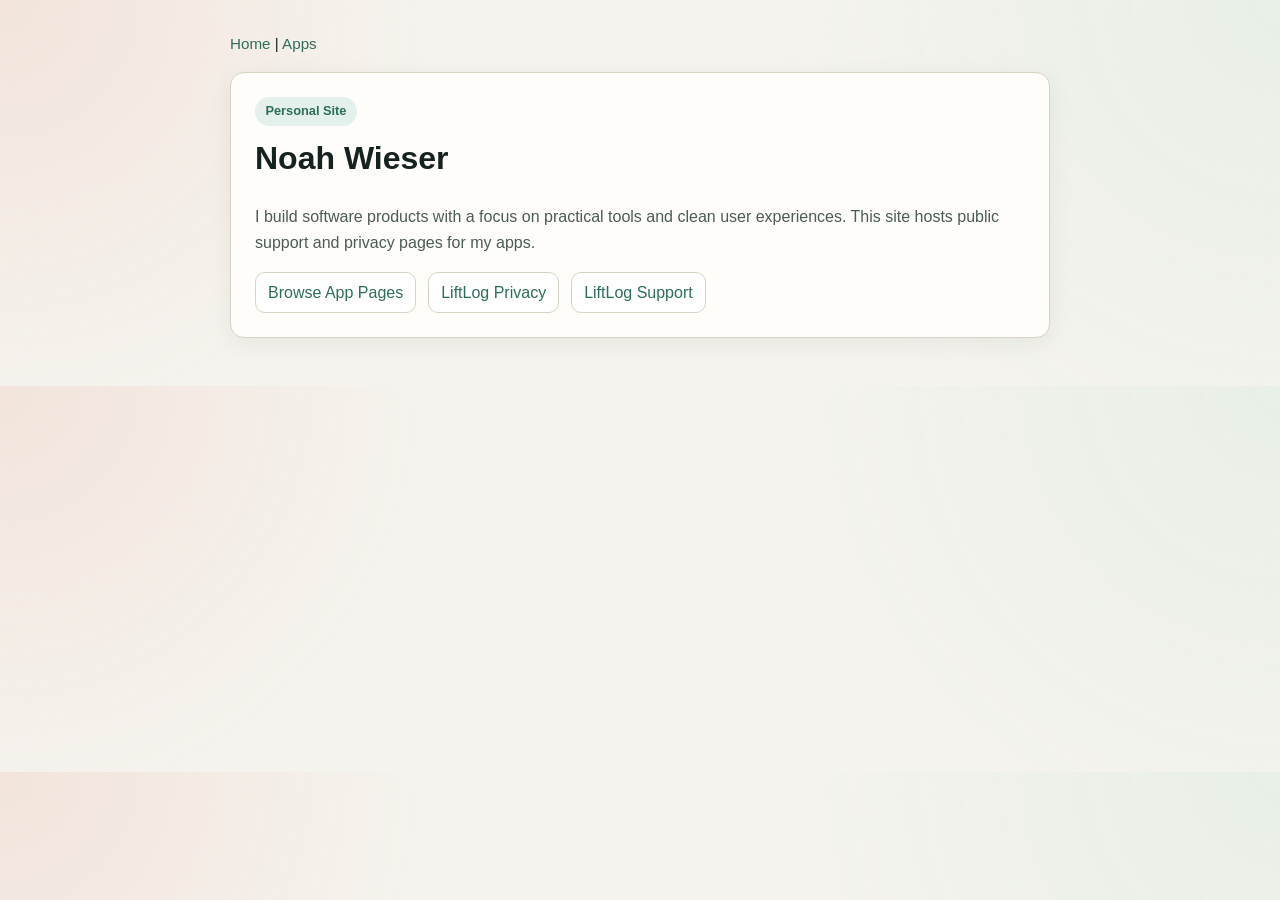
<file: index.html>
<!doctype html>
<html lang="en">
  <head>
    <meta charset="utf-8">
    <meta name="viewport" content="width=device-width, initial-scale=1">
    <title>Noah Wieser</title>
    <meta name="description" content="Personal website and app legal pages for Noah Wieser.">
    <link rel="stylesheet" href="/assets/site.css">
  </head>
  <body>
    <main class="container">
      <nav>
        <a href="/">Home</a> | <a href="/apps/">Apps</a>
      </nav>
      <section class="card">
        <span class="badge">Personal Site</span>
        <h1>Noah Wieser</h1>
        <p>
          I build software products with a focus on practical tools and clean user experiences.
          This site hosts public support and privacy pages for my apps.
        </p>
        <div class="app-links">
          <a href="/apps/">Browse App Pages</a>
          <a href="/apps/liftlog/privacy.html">LiftLog Privacy</a>
          <a href="/apps/liftlog/support.html">LiftLog Support</a>
        </div>
      </section>
    </main>
  </body>
</html>
</file>
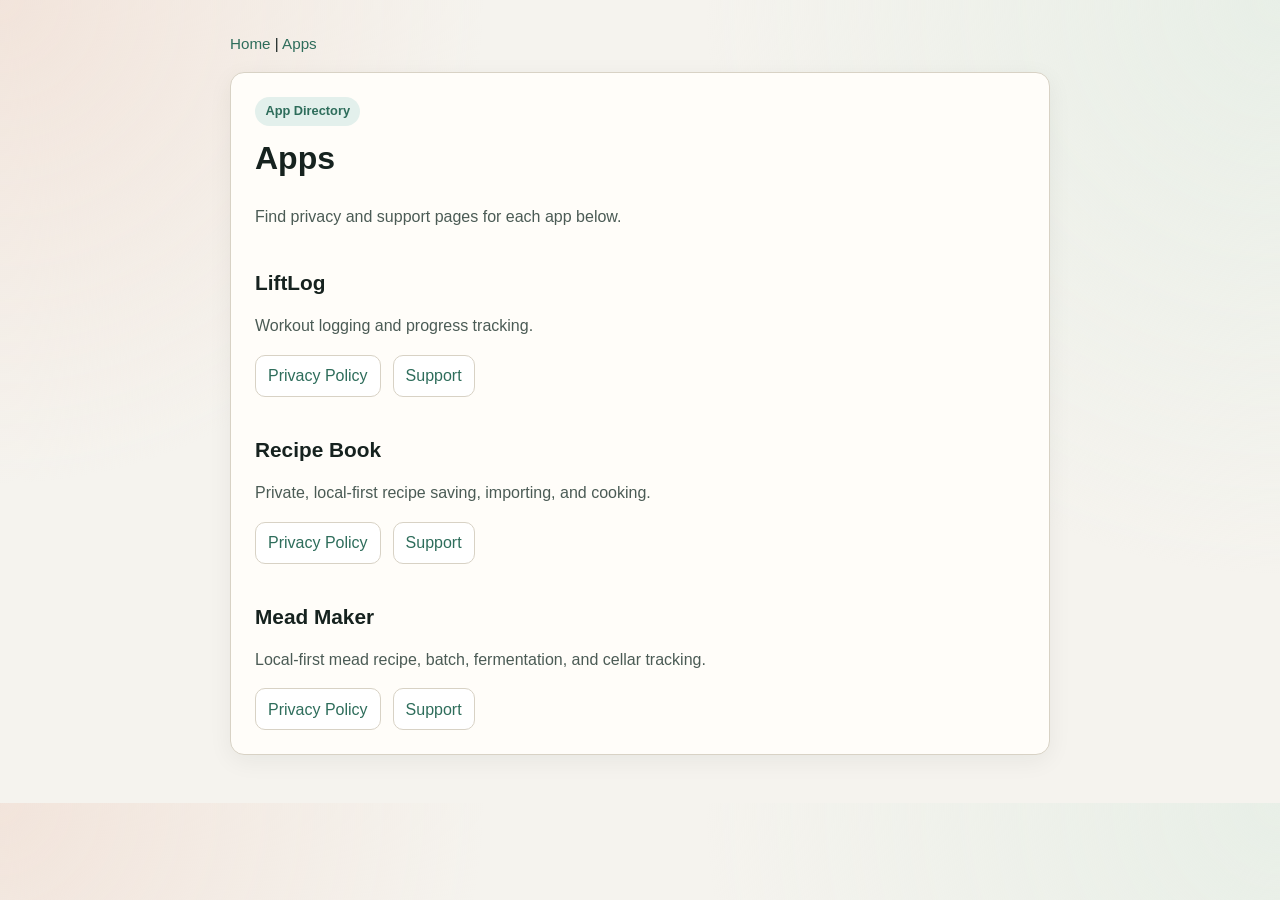
<file: apps/index.html>
<!doctype html>
<html lang="en">
  <head>
    <meta charset="utf-8">
    <meta name="viewport" content="width=device-width, initial-scale=1">
    <title>Apps | Noah Wieser</title>
    <meta name="description" content="Public support and legal pages for Noah Wieser apps.">
    <link rel="stylesheet" href="/assets/site.css">
  </head>
  <body>
    <main class="container">
      <nav>
        <a href="/">Home</a> | <a href="/apps/">Apps</a>
      </nav>

      <section class="card">
        <span class="badge">App Directory</span>
        <h1>Apps</h1>
        <p>Find privacy and support pages for each app below.</p>

        <div class="grid">
          <article>
            <h2>LiftLog</h2>
            <p>Workout logging and progress tracking.</p>
            <div class="app-links">
              <a href="/apps/liftlog/privacy.html">Privacy Policy</a>
              <a href="/apps/liftlog/support.html">Support</a>
            </div>
          </article>

          <article>
            <h2>Recipe Book</h2>
            <p>Private, local-first recipe saving, importing, and cooking.</p>
            <div class="app-links">
              <a href="/apps/recipe-book/privacy.html">Privacy Policy</a>
              <a href="/apps/recipe-book/support.html">Support</a>
            </div>
          </article>

          <article>
            <h2>Mead Maker</h2>
            <p>Local-first mead recipe, batch, fermentation, and cellar tracking.</p>
            <div class="app-links">
              <a href="/apps/mead-maker/privacy.html">Privacy Policy</a>
              <a href="/apps/mead-maker/support.html">Support</a>
            </div>
          </article>
        </div>
      </section>
    </main>
  </body>
</html>
</file>
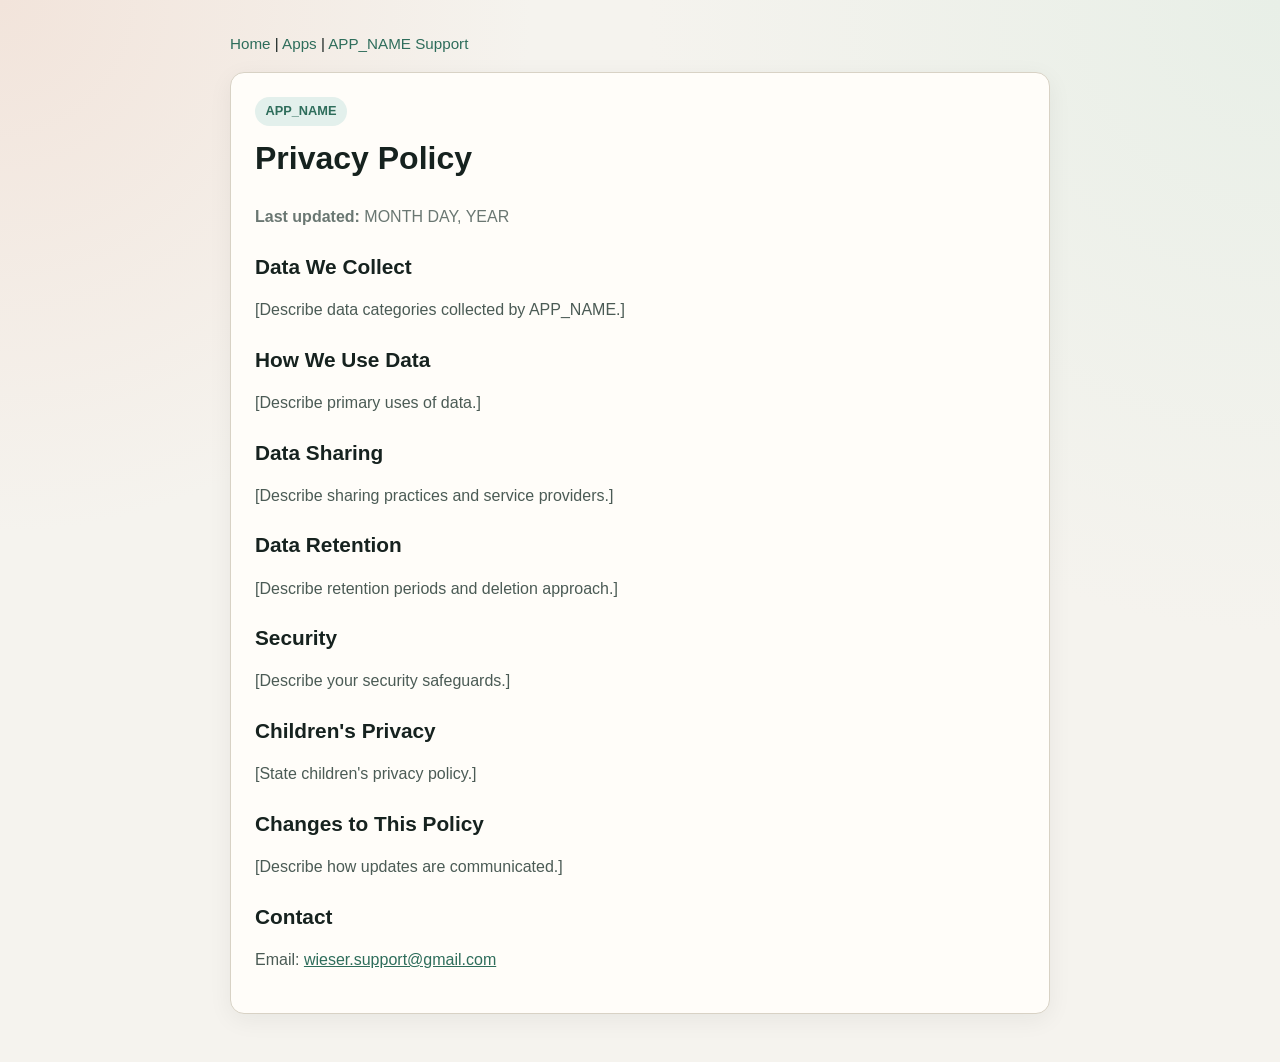
<file: apps/_template/privacy.html>
<!doctype html>
<html lang="en">
  <head>
    <meta charset="utf-8">
    <meta name="viewport" content="width=device-width, initial-scale=1">
    <title>APP_NAME Privacy Policy</title>
    <meta name="description" content="Privacy policy for APP_NAME.">
    <link rel="stylesheet" href="/assets/site.css">
  </head>
  <body>
    <main class="container">
      <nav>
        <a href="/">Home</a> | <a href="/apps/">Apps</a> | <a href="/apps/APP_SLUG/support.html">APP_NAME Support</a>
      </nav>

      <section class="card">
        <span class="badge">APP_NAME</span>
        <h1>Privacy Policy</h1>
        <p class="meta"><strong>Last updated:</strong> MONTH DAY, YEAR</p>

        <h2>Data We Collect</h2>
        <p>[Describe data categories collected by APP_NAME.]</p>

        <h2>How We Use Data</h2>
        <p>[Describe primary uses of data.]</p>

        <h2>Data Sharing</h2>
        <p>[Describe sharing practices and service providers.]</p>

        <h2>Data Retention</h2>
        <p>[Describe retention periods and deletion approach.]</p>

        <h2>Security</h2>
        <p>[Describe your security safeguards.]</p>

        <h2>Children's Privacy</h2>
        <p>[State children's privacy policy.]</p>

        <h2>Changes to This Policy</h2>
        <p>[Describe how updates are communicated.]</p>

        <h2>Contact</h2>
        <p>Email: <a href="mailto:wieser.support@gmail.com">wieser.support@gmail.com</a></p>
      </section>
    </main>
  </body>
</html>
</file>
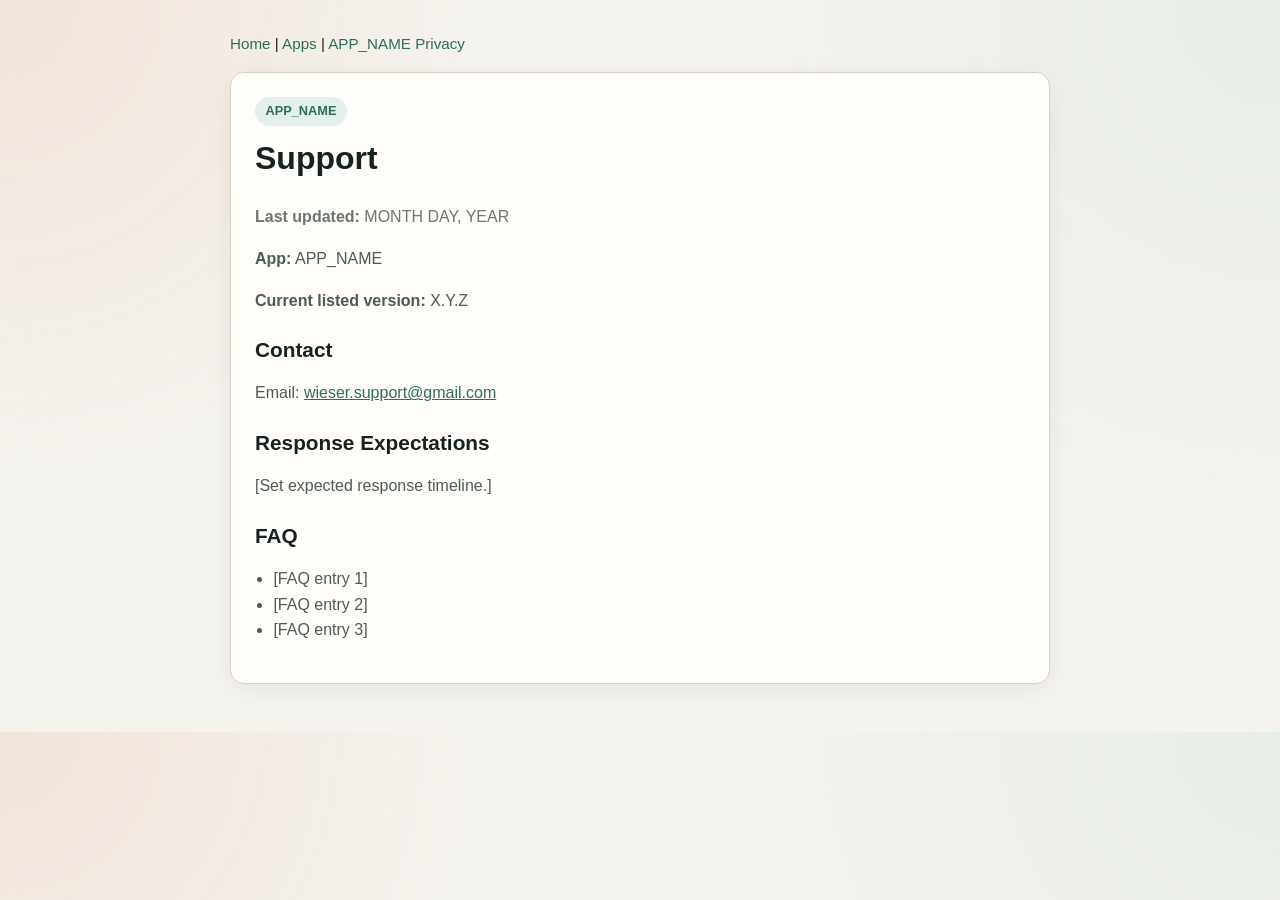
<file: apps/_template/support.html>
<!doctype html>
<html lang="en">
  <head>
    <meta charset="utf-8">
    <meta name="viewport" content="width=device-width, initial-scale=1">
    <title>APP_NAME Support</title>
    <meta name="description" content="Support page for APP_NAME.">
    <link rel="stylesheet" href="/assets/site.css">
  </head>
  <body>
    <main class="container">
      <nav>
        <a href="/">Home</a> | <a href="/apps/">Apps</a> | <a href="/apps/APP_SLUG/privacy.html">APP_NAME Privacy</a>
      </nav>

      <section class="card">
        <span class="badge">APP_NAME</span>
        <h1>Support</h1>
        <p class="meta"><strong>Last updated:</strong> MONTH DAY, YEAR</p>
        <p><strong>App:</strong> APP_NAME</p>
        <p><strong>Current listed version:</strong> X.Y.Z</p>

        <h2>Contact</h2>
        <p>Email: <a href="mailto:wieser.support@gmail.com">wieser.support@gmail.com</a></p>

        <h2>Response Expectations</h2>
        <p>[Set expected response timeline.]</p>

        <h2>FAQ</h2>
        <ul>
          <li>[FAQ entry 1]</li>
          <li>[FAQ entry 2]</li>
          <li>[FAQ entry 3]</li>
        </ul>
      </section>
    </main>
  </body>
</html>
</file>
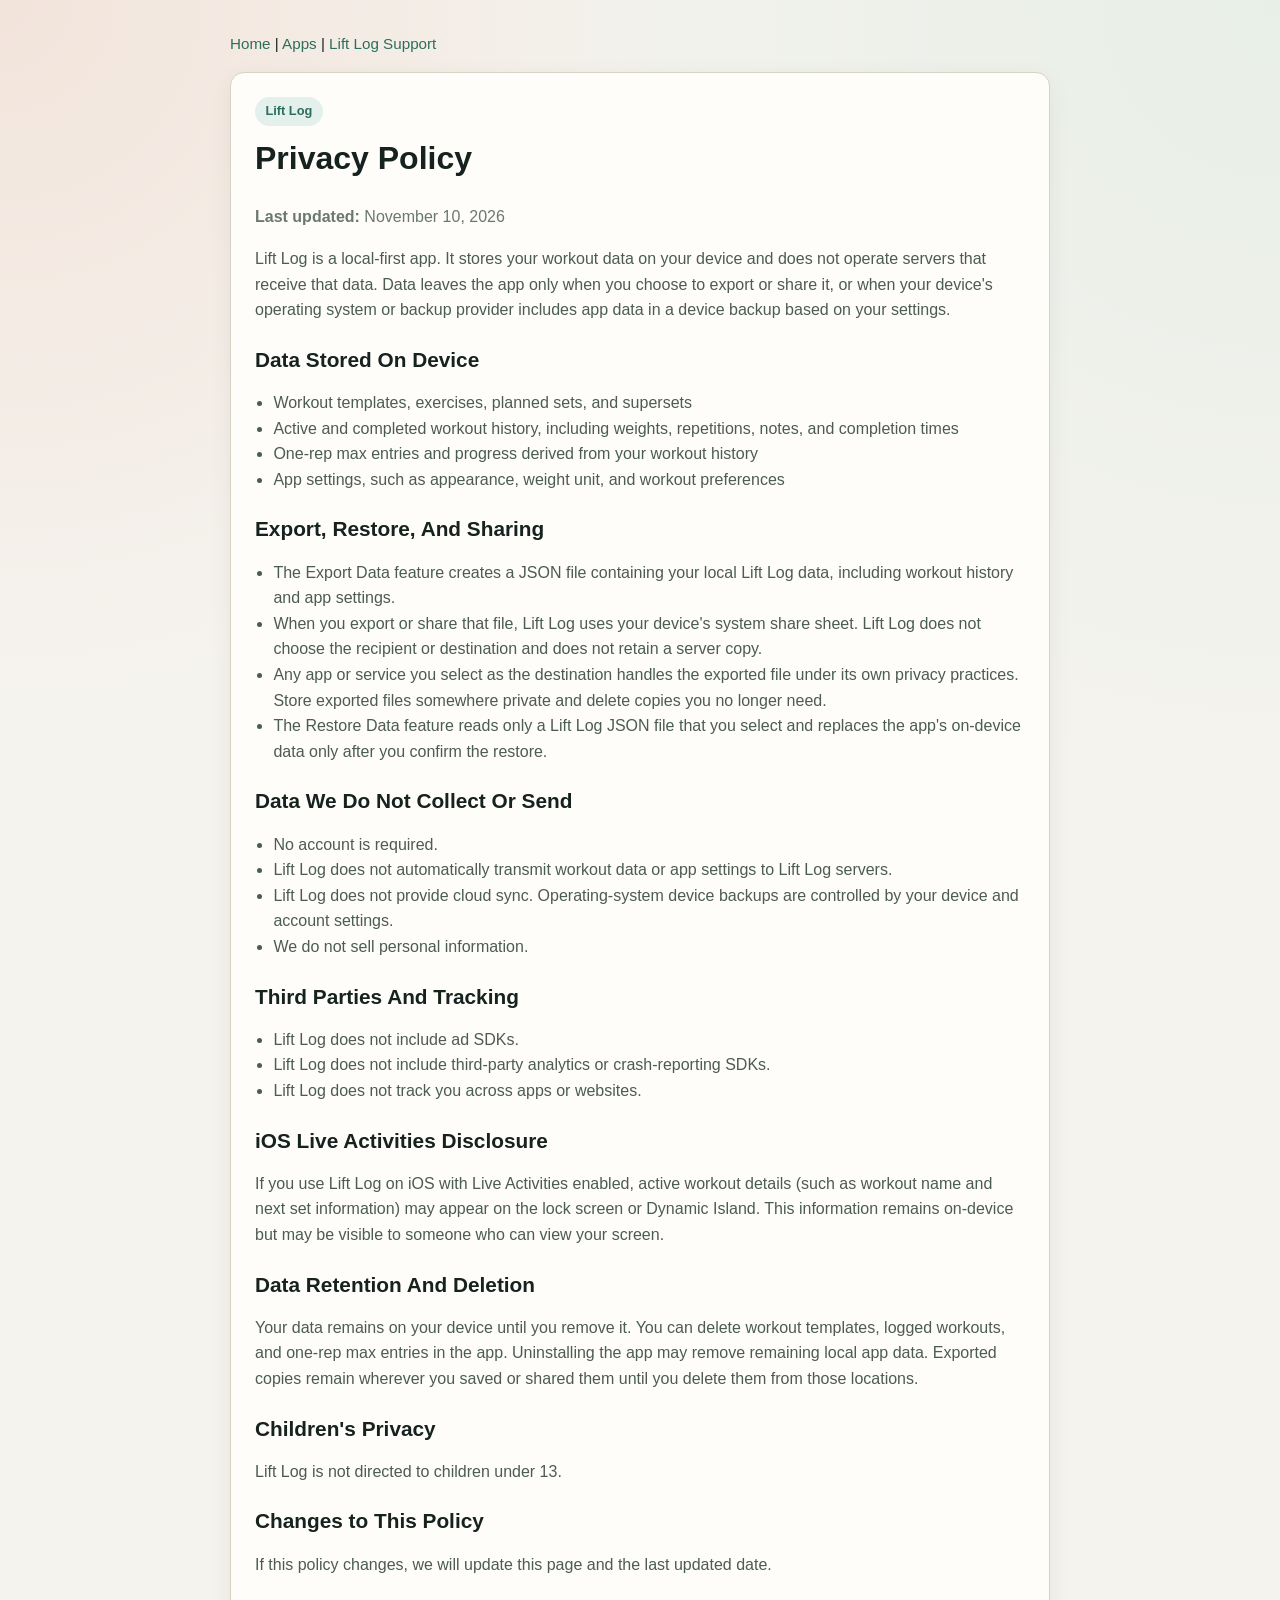
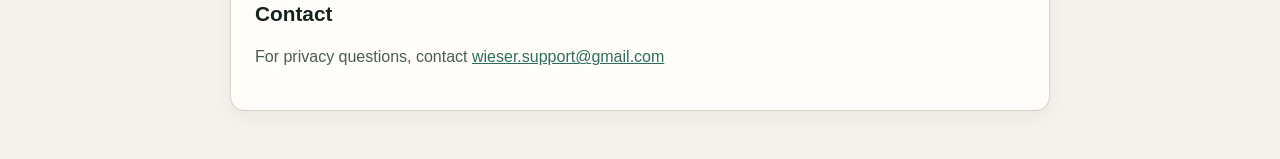
<file: apps/liftlog/privacy.html>
<!doctype html>
<html lang="en">
  <head>
    <meta charset="utf-8">
    <meta name="viewport" content="width=device-width, initial-scale=1">
    <title>Lift Log Privacy Policy</title>
    <meta name="description" content="Privacy policy for Lift Log.">
    <link rel="stylesheet" href="/assets/site.css">
  </head>
  <body>
    <main class="container">
      <nav>
        <a href="/">Home</a> | <a href="/apps/">Apps</a> | <a href="/apps/liftlog/support.html">Lift Log Support</a>
      </nav>

      <section class="card">
        <span class="badge">Lift Log</span>
        <h1>Privacy Policy</h1>
        <p class="meta"><strong>Last updated:</strong> November 10, 2026</p>

        <p>
          Lift Log is a local-first app. It stores your workout data on your device and does not operate servers that
          receive that data. Data leaves the app only when you choose to export or share it, or when your device's
          operating system or backup provider includes app data in a device backup based on your settings.
        </p>

        <h2>Data Stored On Device</h2>
        <ul>
          <li>Workout templates, exercises, planned sets, and supersets</li>
          <li>Active and completed workout history, including weights, repetitions, notes, and completion times</li>
          <li>One-rep max entries and progress derived from your workout history</li>
          <li>App settings, such as appearance, weight unit, and workout preferences</li>
        </ul>

        <h2>Export, Restore, And Sharing</h2>
        <ul>
          <li>
            The Export Data feature creates a JSON file containing your local Lift Log data, including workout history
            and app settings.
          </li>
          <li>
            When you export or share that file, Lift Log uses your device's system share sheet. Lift Log does not choose
            the recipient or destination and does not retain a server copy.
          </li>
          <li>
            Any app or service you select as the destination handles the exported file under its own privacy practices.
            Store exported files somewhere private and delete copies you no longer need.
          </li>
          <li>
            The Restore Data feature reads only a Lift Log JSON file that you select and replaces the app's on-device
            data only after you confirm the restore.
          </li>
        </ul>

        <h2>Data We Do Not Collect Or Send</h2>
        <ul>
          <li>No account is required.</li>
          <li>Lift Log does not automatically transmit workout data or app settings to Lift Log servers.</li>
          <li>Lift Log does not provide cloud sync. Operating-system device backups are controlled by your device and account settings.</li>
          <li>We do not sell personal information.</li>
        </ul>

        <h2>Third Parties And Tracking</h2>
        <ul>
          <li>Lift Log does not include ad SDKs.</li>
          <li>Lift Log does not include third-party analytics or crash-reporting SDKs.</li>
          <li>Lift Log does not track you across apps or websites.</li>
        </ul>

        <h2>iOS Live Activities Disclosure</h2>
        <p>
          If you use Lift Log on iOS with Live Activities enabled, active workout details (such as workout name and next set
          information) may appear on the lock screen or Dynamic Island. This information remains on-device but may be visible
          to someone who can view your screen.
        </p>

        <h2>Data Retention And Deletion</h2>
        <p>
          Your data remains on your device until you remove it. You can delete workout templates, logged workouts, and
          one-rep max entries in the app. Uninstalling the app may remove remaining local app data. Exported copies remain
          wherever you saved or shared them until you delete them from those locations.
        </p>

        <h2>Children's Privacy</h2>
        <p>Lift Log is not directed to children under 13.</p>

        <h2>Changes to This Policy</h2>
        <p>If this policy changes, we will update this page and the last updated date.</p>

        <h2>Contact</h2>
        <p>
          For privacy questions, contact
          <a href="mailto:wieser.support@gmail.com">wieser.support@gmail.com</a>
        </p>
      </section>
    </main>
  </body>
</html>
</file>
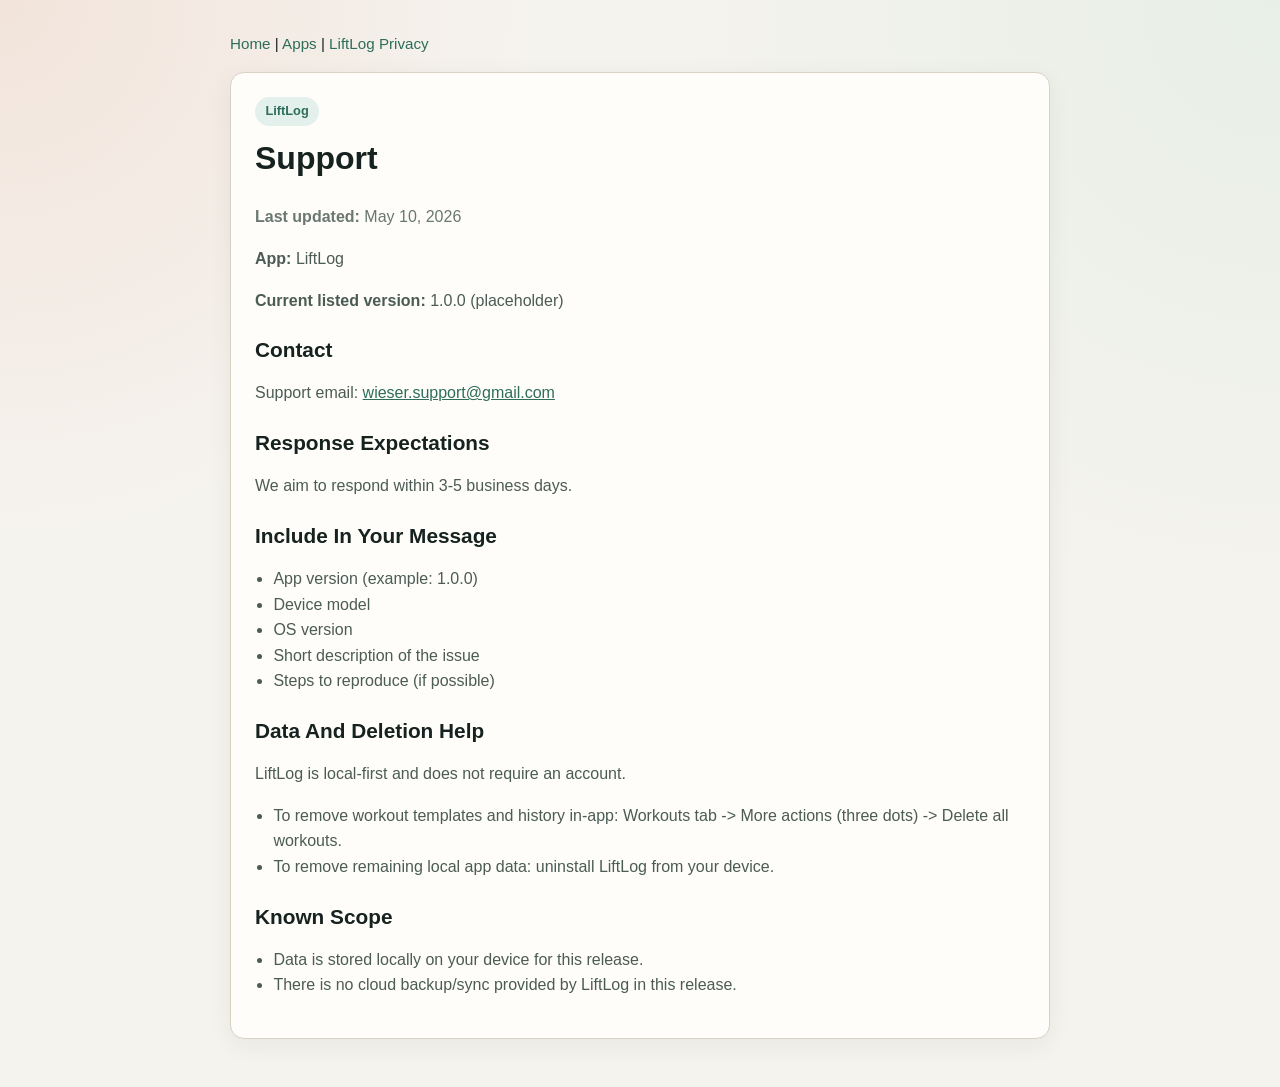
<file: apps/liftlog/support.html>
<!doctype html>
<html lang="en">
  <head>
    <meta charset="utf-8">
    <meta name="viewport" content="width=device-width, initial-scale=1">
    <title>LiftLog Support</title>
    <meta name="description" content="Support page for LiftLog.">
    <link rel="stylesheet" href="/assets/site.css">
  </head>
  <body>
    <main class="container">
      <nav>
        <a href="/">Home</a> | <a href="/apps/">Apps</a> | <a href="/apps/liftlog/privacy.html">LiftLog Privacy</a>
      </nav>

      <section class="card">
        <span class="badge">LiftLog</span>
        <h1>Support</h1>
        <p class="meta"><strong>Last updated:</strong> May 10, 2026</p>
        <p><strong>App:</strong> LiftLog</p>
        <p><strong>Current listed version:</strong> 1.0.0 (placeholder)</p>

        <h2>Contact</h2>
        <p>
          Support email: <a href="mailto:wieser.support@gmail.com">wieser.support@gmail.com</a>
        </p>

        <h2>Response Expectations</h2>
        <p>We aim to respond within 3-5 business days.</p>

        <h2>Include In Your Message</h2>
        <ul>
          <li>App version (example: 1.0.0)</li>
          <li>Device model</li>
          <li>OS version</li>
          <li>Short description of the issue</li>
          <li>Steps to reproduce (if possible)</li>
        </ul>

        <h2>Data And Deletion Help</h2>
        <p>LiftLog is local-first and does not require an account.</p>
        <ul>
          <li>To remove workout templates and history in-app: Workouts tab -> More actions (three dots) -> Delete all workouts.</li>
          <li>To remove remaining local app data: uninstall LiftLog from your device.</li>
        </ul>

        <h2>Known Scope</h2>
        <ul>
          <li>Data is stored locally on your device for this release.</li>
          <li>There is no cloud backup/sync provided by LiftLog in this release.</li>
        </ul>
      </section>
    </main>
  </body>
</html>
</file>
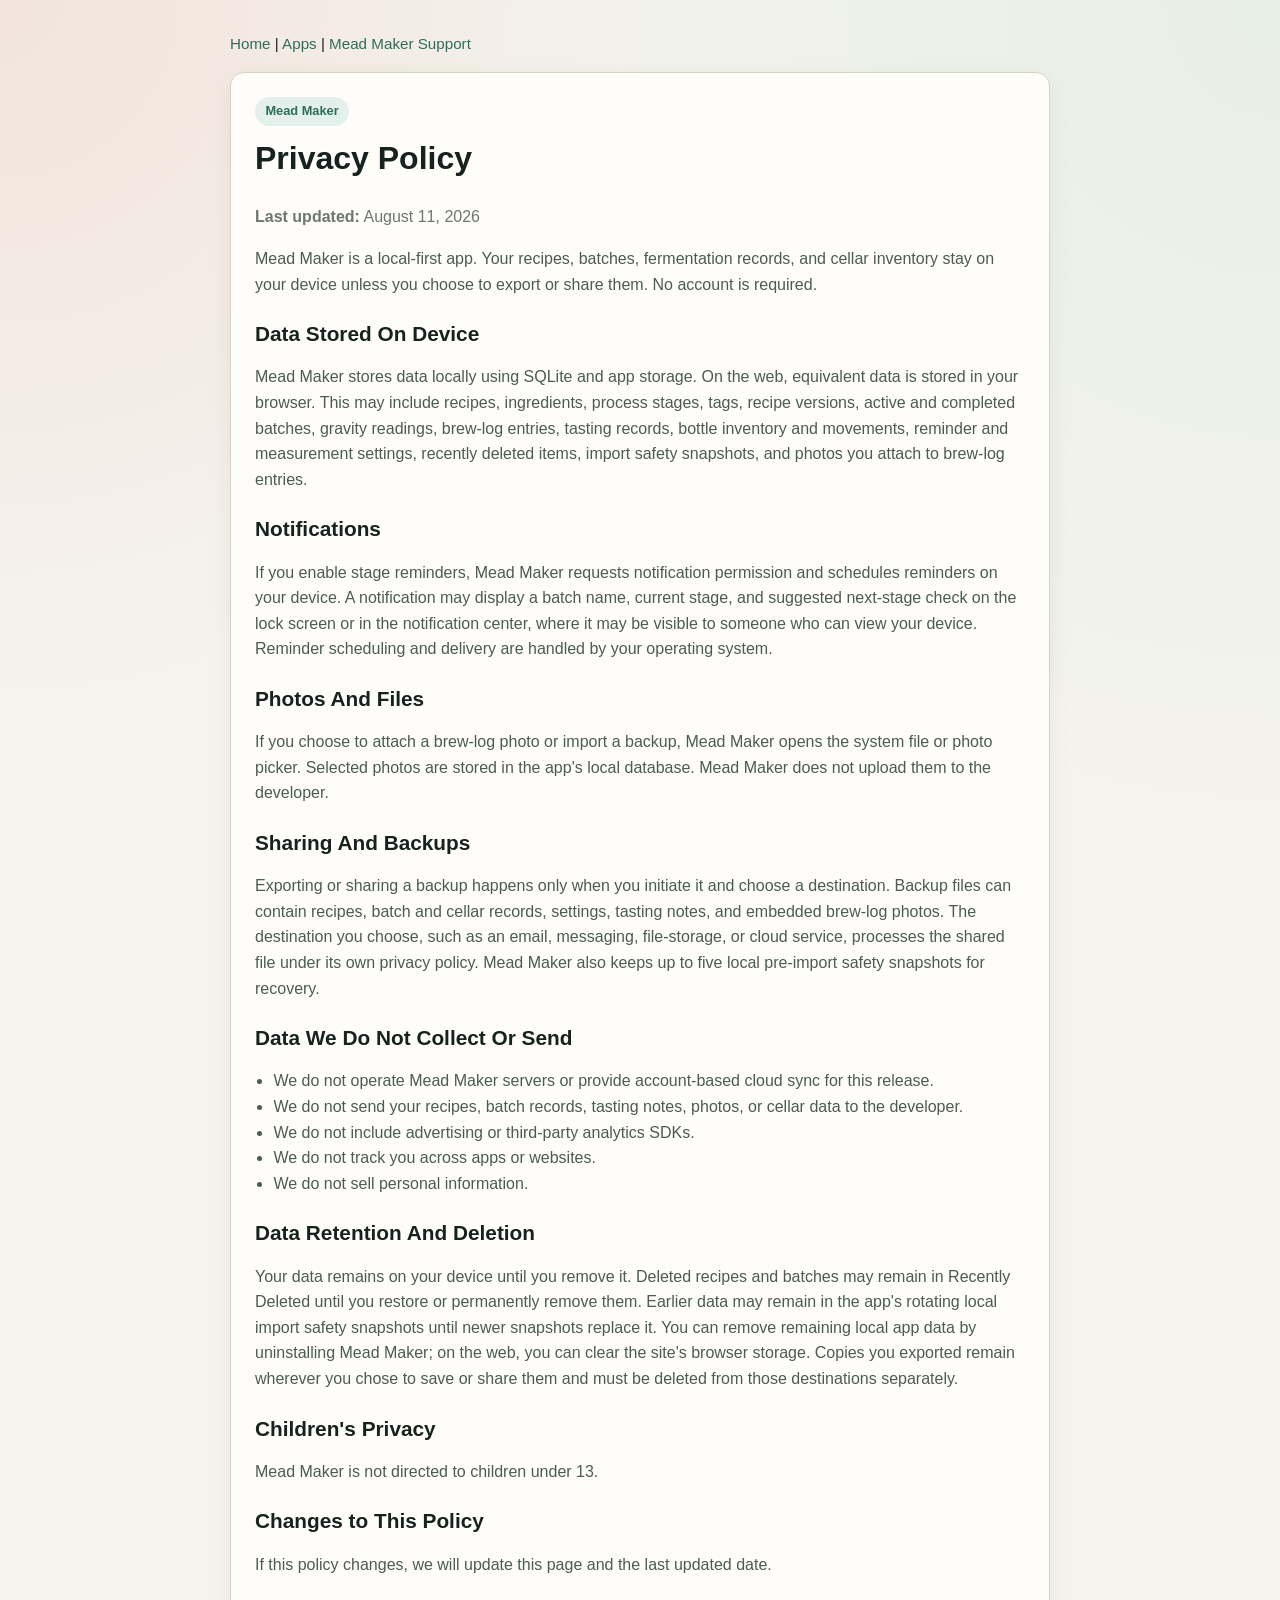
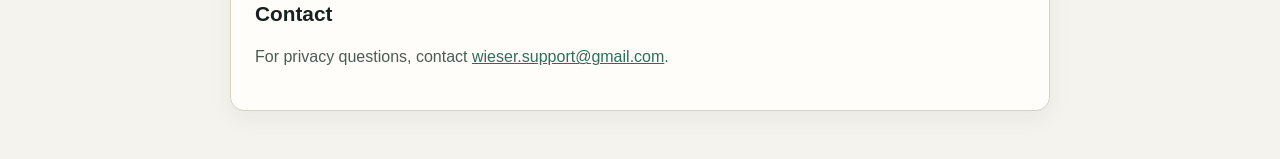
<file: apps/mead-maker/privacy.html>
<!doctype html>
<html lang="en">
  <head>
    <meta charset="utf-8">
    <meta name="viewport" content="width=device-width, initial-scale=1">
    <title>Mead Maker Privacy Policy</title>
    <meta name="description" content="Privacy policy for Mead Maker.">
    <link rel="stylesheet" href="/assets/site.css">
  </head>
  <body>
    <main class="container">
      <nav>
        <a href="/">Home</a> | <a href="/apps/">Apps</a> | <a href="/apps/mead-maker/support.html">Mead Maker Support</a>
      </nav>

      <section class="card">
        <span class="badge">Mead Maker</span>
        <h1>Privacy Policy</h1>
        <p class="meta"><strong>Last updated:</strong> August 11, 2026</p>

        <p>
          Mead Maker is a local-first app. Your recipes, batches, fermentation records, and cellar inventory stay on your
          device unless you choose to export or share them. No account is required.
        </p>

        <h2>Data Stored On Device</h2>
        <p>
          Mead Maker stores data locally using SQLite and app storage. On the web, equivalent data is stored in your browser.
          This may include recipes, ingredients, process stages, tags, recipe versions, active and completed batches, gravity
          readings, brew-log entries, tasting records, bottle inventory and movements, reminder and measurement settings,
          recently deleted items, import safety snapshots, and photos you attach to brew-log entries.
        </p>

        <h2>Notifications</h2>
        <p>
          If you enable stage reminders, Mead Maker requests notification permission and schedules reminders on your device.
          A notification may display a batch name, current stage, and suggested next-stage check on the lock screen or in the
          notification center, where it may be visible to someone who can view your device. Reminder scheduling and delivery
          are handled by your operating system.
        </p>

        <h2>Photos And Files</h2>
        <p>
          If you choose to attach a brew-log photo or import a backup, Mead Maker opens the system file or photo picker.
          Selected photos are stored in the app's local database. Mead Maker does not upload them to the developer.
        </p>

        <h2>Sharing And Backups</h2>
        <p>
          Exporting or sharing a backup happens only when you initiate it and choose a destination. Backup files can contain
          recipes, batch and cellar records, settings, tasting notes, and embedded brew-log photos. The destination you choose,
          such as an email, messaging, file-storage, or cloud service, processes the shared file under its own privacy policy.
          Mead Maker also keeps up to five local pre-import safety snapshots for recovery.
        </p>

        <h2>Data We Do Not Collect Or Send</h2>
        <ul>
          <li>We do not operate Mead Maker servers or provide account-based cloud sync for this release.</li>
          <li>We do not send your recipes, batch records, tasting notes, photos, or cellar data to the developer.</li>
          <li>We do not include advertising or third-party analytics SDKs.</li>
          <li>We do not track you across apps or websites.</li>
          <li>We do not sell personal information.</li>
        </ul>

        <h2>Data Retention And Deletion</h2>
        <p>
          Your data remains on your device until you remove it. Deleted recipes and batches may remain in Recently Deleted
          until you restore or permanently remove them. Earlier data may remain in the app's rotating local import safety
          snapshots until newer snapshots replace it. You can remove remaining local app data by uninstalling Mead Maker;
          on the web, you can clear the site's browser storage. Copies you exported remain wherever you chose to save or share
          them and must be deleted from those destinations separately.
        </p>

        <h2>Children's Privacy</h2>
        <p>Mead Maker is not directed to children under 13.</p>

        <h2>Changes to This Policy</h2>
        <p>If this policy changes, we will update this page and the last updated date.</p>

        <h2>Contact</h2>
        <p>
          For privacy questions, contact
          <a href="mailto:wieser.support@gmail.com">wieser.support@gmail.com</a>.
        </p>
      </section>
    </main>
  </body>
</html>
</file>
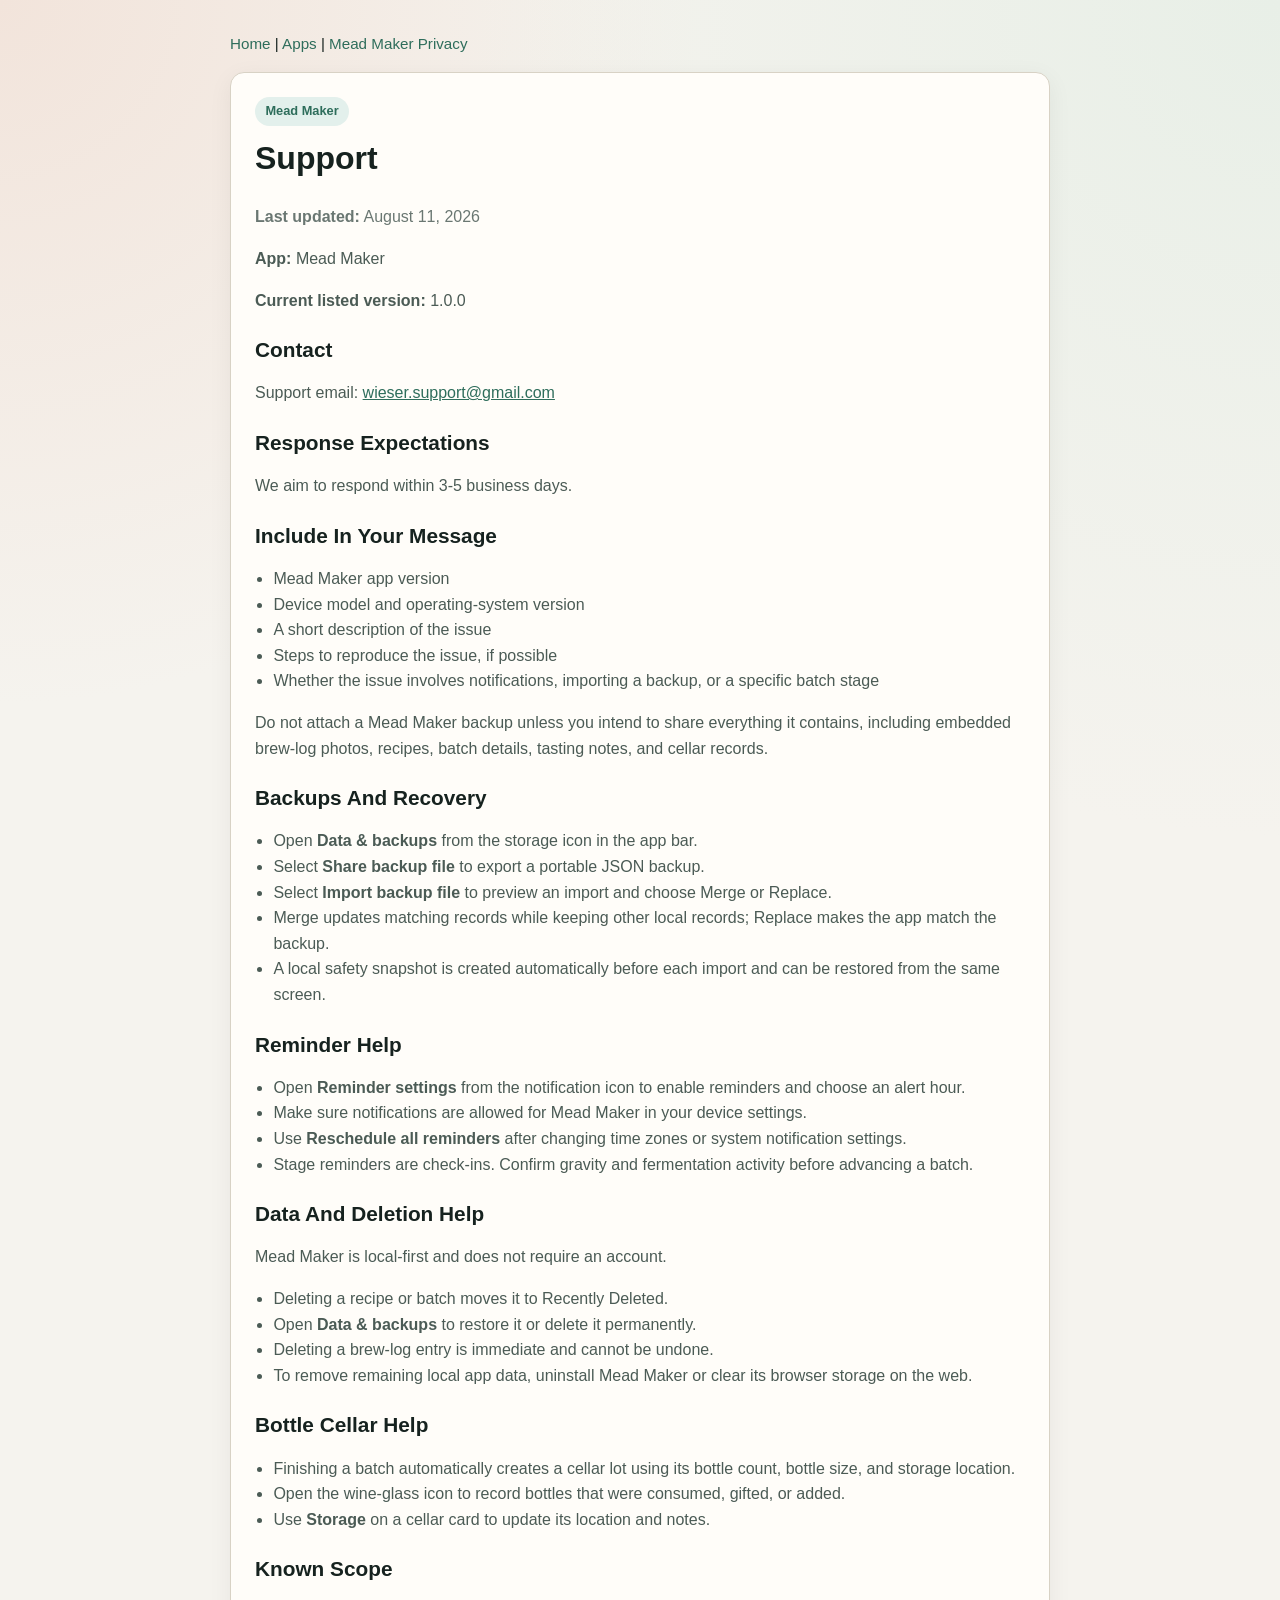
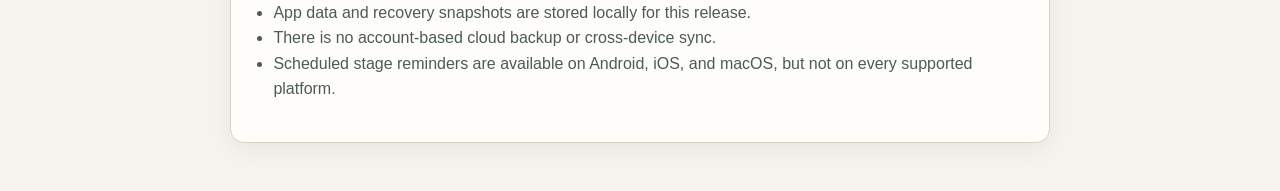
<file: apps/mead-maker/support.html>
<!doctype html>
<html lang="en">
  <head>
    <meta charset="utf-8">
    <meta name="viewport" content="width=device-width, initial-scale=1">
    <title>Mead Maker Support</title>
    <meta name="description" content="Support page for Mead Maker.">
    <link rel="stylesheet" href="/assets/site.css">
  </head>
  <body>
    <main class="container">
      <nav>
        <a href="/">Home</a> | <a href="/apps/">Apps</a> | <a href="/apps/mead-maker/privacy.html">Mead Maker Privacy</a>
      </nav>

      <section class="card">
        <span class="badge">Mead Maker</span>
        <h1>Support</h1>
        <p class="meta"><strong>Last updated:</strong> August 11, 2026</p>
        <p><strong>App:</strong> Mead Maker</p>
        <p><strong>Current listed version:</strong> 1.0.0</p>

        <h2>Contact</h2>
        <p>
          Support email: <a href="mailto:wieser.support@gmail.com">wieser.support@gmail.com</a>
        </p>

        <h2>Response Expectations</h2>
        <p>We aim to respond within 3-5 business days.</p>

        <h2>Include In Your Message</h2>
        <ul>
          <li>Mead Maker app version</li>
          <li>Device model and operating-system version</li>
          <li>A short description of the issue</li>
          <li>Steps to reproduce the issue, if possible</li>
          <li>Whether the issue involves notifications, importing a backup, or a specific batch stage</li>
        </ul>
        <p>
          Do not attach a Mead Maker backup unless you intend to share everything it contains, including embedded brew-log
          photos, recipes, batch details, tasting notes, and cellar records.
        </p>

        <h2>Backups And Recovery</h2>
        <ul>
          <li>Open <strong>Data &amp; backups</strong> from the storage icon in the app bar.</li>
          <li>Select <strong>Share backup file</strong> to export a portable JSON backup.</li>
          <li>Select <strong>Import backup file</strong> to preview an import and choose Merge or Replace.</li>
          <li>Merge updates matching records while keeping other local records; Replace makes the app match the backup.</li>
          <li>A local safety snapshot is created automatically before each import and can be restored from the same screen.</li>
        </ul>

        <h2>Reminder Help</h2>
        <ul>
          <li>Open <strong>Reminder settings</strong> from the notification icon to enable reminders and choose an alert hour.</li>
          <li>Make sure notifications are allowed for Mead Maker in your device settings.</li>
          <li>Use <strong>Reschedule all reminders</strong> after changing time zones or system notification settings.</li>
          <li>Stage reminders are check-ins. Confirm gravity and fermentation activity before advancing a batch.</li>
        </ul>

        <h2>Data And Deletion Help</h2>
        <p>Mead Maker is local-first and does not require an account.</p>
        <ul>
          <li>Deleting a recipe or batch moves it to Recently Deleted.</li>
          <li>Open <strong>Data &amp; backups</strong> to restore it or delete it permanently.</li>
          <li>Deleting a brew-log entry is immediate and cannot be undone.</li>
          <li>To remove remaining local app data, uninstall Mead Maker or clear its browser storage on the web.</li>
        </ul>

        <h2>Bottle Cellar Help</h2>
        <ul>
          <li>Finishing a batch automatically creates a cellar lot using its bottle count, bottle size, and storage location.</li>
          <li>Open the wine-glass icon to record bottles that were consumed, gifted, or added.</li>
          <li>Use <strong>Storage</strong> on a cellar card to update its location and notes.</li>
        </ul>

        <h2>Known Scope</h2>
        <ul>
          <li>App data and recovery snapshots are stored locally for this release.</li>
          <li>There is no account-based cloud backup or cross-device sync.</li>
          <li>Scheduled stage reminders are available on Android, iOS, and macOS, but not on every supported platform.</li>
        </ul>
      </section>
    </main>
  </body>
</html>
</file>
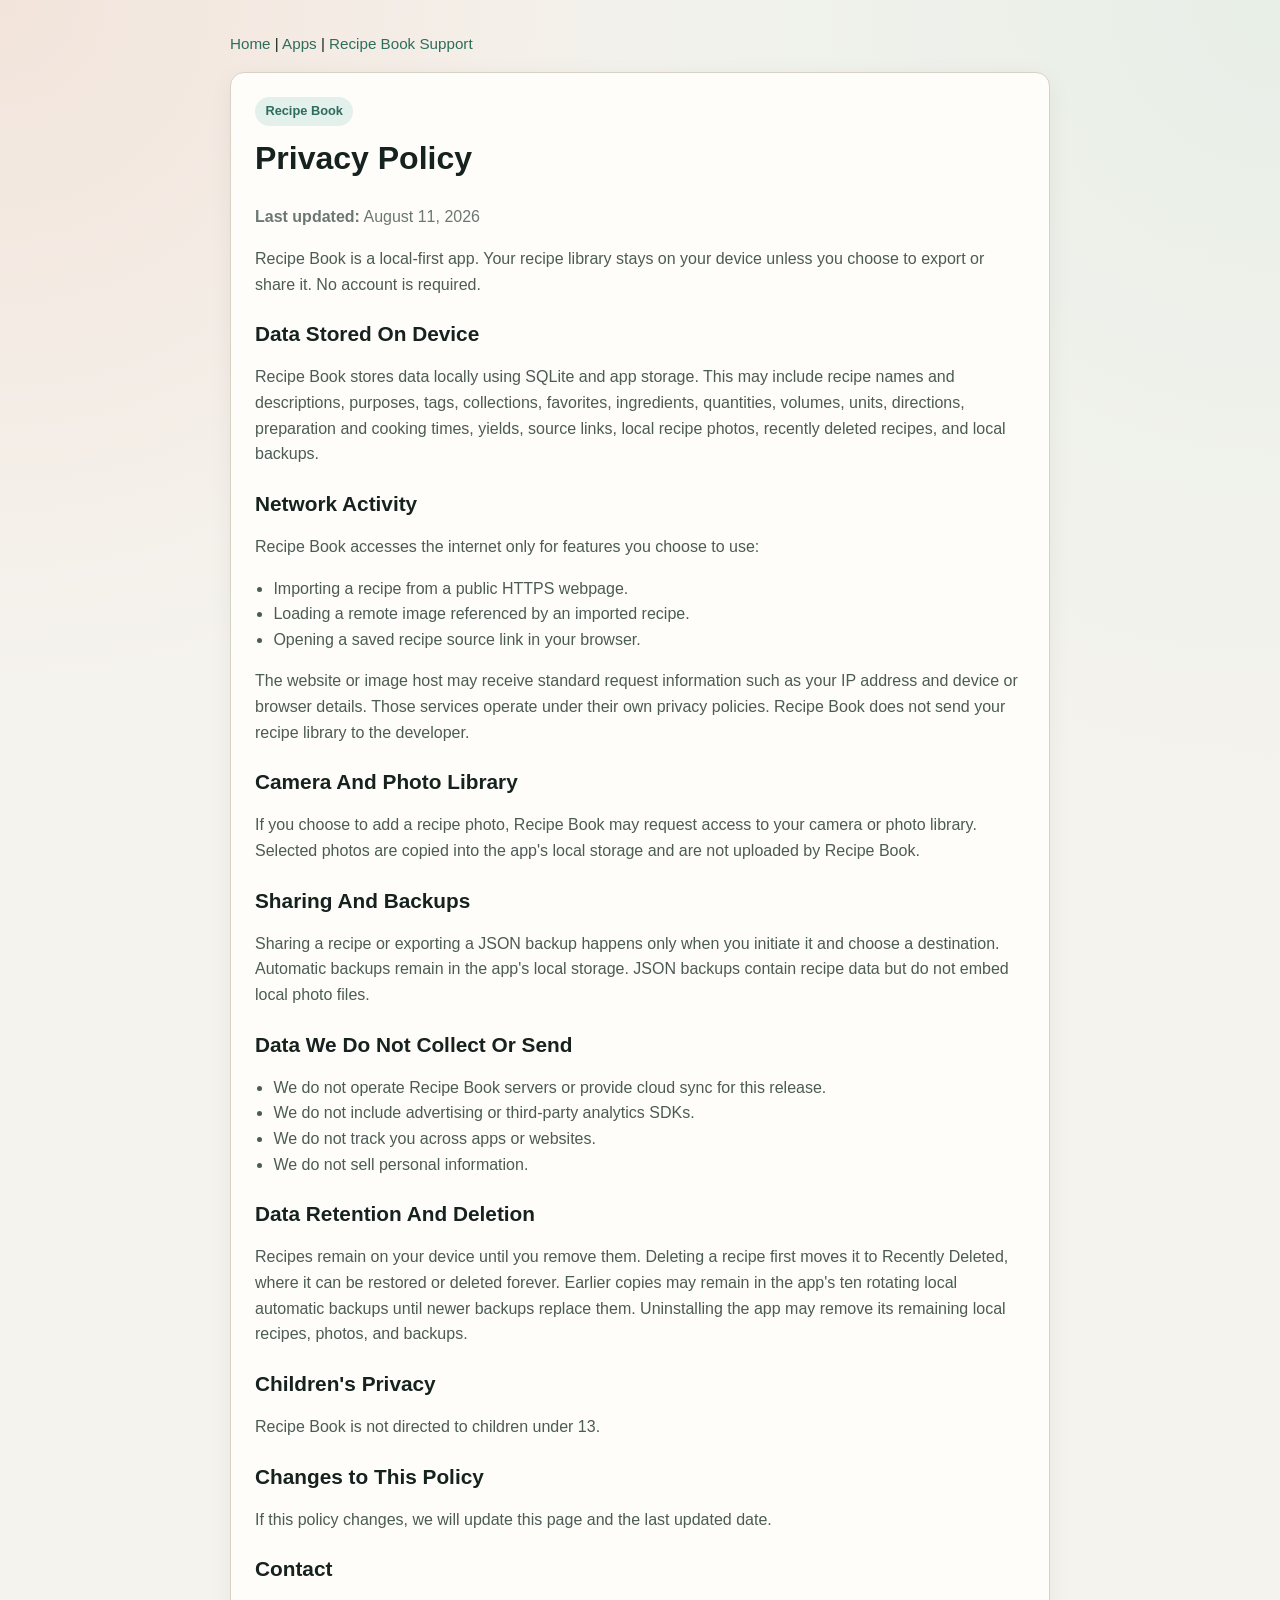
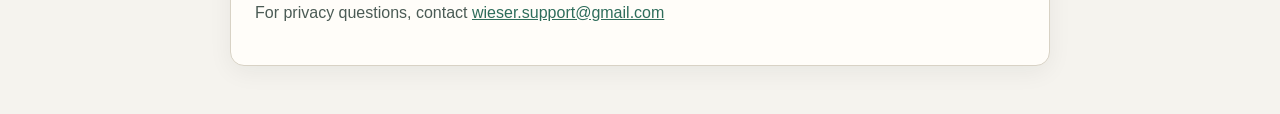
<file: apps/recipe-book/privacy.html>
<!doctype html>
<html lang="en">
  <head>
    <meta charset="utf-8">
    <meta name="viewport" content="width=device-width, initial-scale=1">
    <title>Recipe Book Privacy Policy</title>
    <meta name="description" content="Privacy policy for Recipe Book.">
    <link rel="stylesheet" href="/assets/site.css">
  </head>
  <body>
    <main class="container">
      <nav>
        <a href="/">Home</a> | <a href="/apps/">Apps</a> | <a href="/apps/recipe-book/support.html">Recipe Book Support</a>
      </nav>

      <section class="card">
        <span class="badge">Recipe Book</span>
        <h1>Privacy Policy</h1>
        <p class="meta"><strong>Last updated:</strong> August 11, 2026</p>

        <p>
          Recipe Book is a local-first app. Your recipe library stays on your device unless you choose to export or share it.
          No account is required.
        </p>

        <h2>Data Stored On Device</h2>
        <p>
          Recipe Book stores data locally using SQLite and app storage. This may include recipe names and descriptions,
          purposes, tags, collections, favorites, ingredients, quantities, volumes, units, directions, preparation and
          cooking times, yields, source links, local recipe photos, recently deleted recipes, and local backups.
        </p>

        <h2>Network Activity</h2>
        <p>Recipe Book accesses the internet only for features you choose to use:</p>
        <ul>
          <li>Importing a recipe from a public HTTPS webpage.</li>
          <li>Loading a remote image referenced by an imported recipe.</li>
          <li>Opening a saved recipe source link in your browser.</li>
        </ul>
        <p>
          The website or image host may receive standard request information such as your IP address and device or browser
          details. Those services operate under their own privacy policies. Recipe Book does not send your recipe library to
          the developer.
        </p>

        <h2>Camera And Photo Library</h2>
        <p>
          If you choose to add a recipe photo, Recipe Book may request access to your camera or photo library. Selected photos
          are copied into the app's local storage and are not uploaded by Recipe Book.
        </p>

        <h2>Sharing And Backups</h2>
        <p>
          Sharing a recipe or exporting a JSON backup happens only when you initiate it and choose a destination. Automatic
          backups remain in the app's local storage. JSON backups contain recipe data but do not embed local photo files.
        </p>

        <h2>Data We Do Not Collect Or Send</h2>
        <ul>
          <li>We do not operate Recipe Book servers or provide cloud sync for this release.</li>
          <li>We do not include advertising or third-party analytics SDKs.</li>
          <li>We do not track you across apps or websites.</li>
          <li>We do not sell personal information.</li>
        </ul>

        <h2>Data Retention And Deletion</h2>
        <p>
          Recipes remain on your device until you remove them. Deleting a recipe first moves it to Recently Deleted, where it
          can be restored or deleted forever. Earlier copies may remain in the app's ten rotating local automatic backups until
          newer backups replace them. Uninstalling the app may remove its remaining local recipes, photos, and backups.
        </p>

        <h2>Children's Privacy</h2>
        <p>Recipe Book is not directed to children under 13.</p>

        <h2>Changes to This Policy</h2>
        <p>If this policy changes, we will update this page and the last updated date.</p>

        <h2>Contact</h2>
        <p>
          For privacy questions, contact
          <a href="mailto:wieser.support@gmail.com">wieser.support@gmail.com</a>
        </p>
      </section>
    </main>
  </body>
</html>
</file>
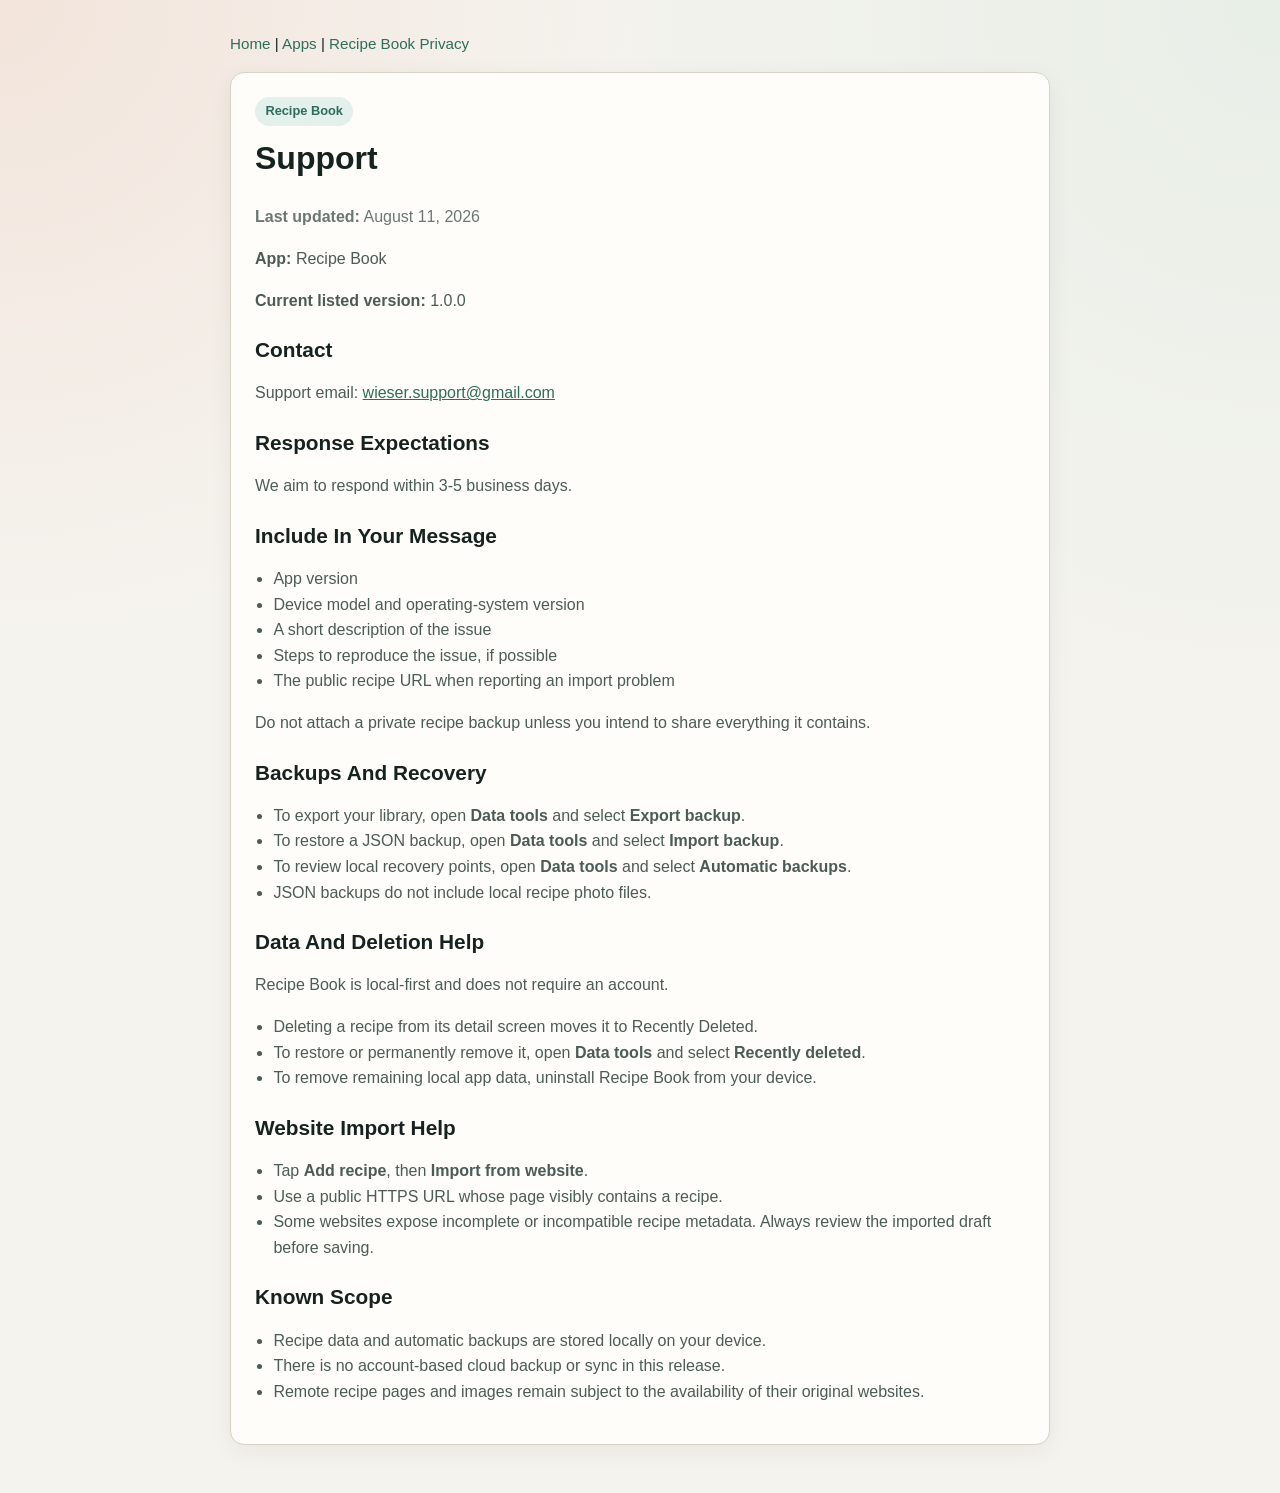
<file: apps/recipe-book/support.html>
<!doctype html>
<html lang="en">
  <head>
    <meta charset="utf-8">
    <meta name="viewport" content="width=device-width, initial-scale=1">
    <title>Recipe Book Support</title>
    <meta name="description" content="Support page for Recipe Book.">
    <link rel="stylesheet" href="/assets/site.css">
  </head>
  <body>
    <main class="container">
      <nav>
        <a href="/">Home</a> | <a href="/apps/">Apps</a> | <a href="/apps/recipe-book/privacy.html">Recipe Book Privacy</a>
      </nav>

      <section class="card">
        <span class="badge">Recipe Book</span>
        <h1>Support</h1>
        <p class="meta"><strong>Last updated:</strong> August 11, 2026</p>
        <p><strong>App:</strong> Recipe Book</p>
        <p><strong>Current listed version:</strong> 1.0.0</p>

        <h2>Contact</h2>
        <p>
          Support email: <a href="mailto:wieser.support@gmail.com">wieser.support@gmail.com</a>
        </p>

        <h2>Response Expectations</h2>
        <p>We aim to respond within 3-5 business days.</p>

        <h2>Include In Your Message</h2>
        <ul>
          <li>App version</li>
          <li>Device model and operating-system version</li>
          <li>A short description of the issue</li>
          <li>Steps to reproduce the issue, if possible</li>
          <li>The public recipe URL when reporting an import problem</li>
        </ul>
        <p>Do not attach a private recipe backup unless you intend to share everything it contains.</p>

        <h2>Backups And Recovery</h2>
        <ul>
          <li>To export your library, open <strong>Data tools</strong> and select <strong>Export backup</strong>.</li>
          <li>To restore a JSON backup, open <strong>Data tools</strong> and select <strong>Import backup</strong>.</li>
          <li>To review local recovery points, open <strong>Data tools</strong> and select <strong>Automatic backups</strong>.</li>
          <li>JSON backups do not include local recipe photo files.</li>
        </ul>

        <h2>Data And Deletion Help</h2>
        <p>Recipe Book is local-first and does not require an account.</p>
        <ul>
          <li>Deleting a recipe from its detail screen moves it to Recently Deleted.</li>
          <li>To restore or permanently remove it, open <strong>Data tools</strong> and select <strong>Recently deleted</strong>.</li>
          <li>To remove remaining local app data, uninstall Recipe Book from your device.</li>
        </ul>

        <h2>Website Import Help</h2>
        <ul>
          <li>Tap <strong>Add recipe</strong>, then <strong>Import from website</strong>.</li>
          <li>Use a public HTTPS URL whose page visibly contains a recipe.</li>
          <li>Some websites expose incomplete or incompatible recipe metadata. Always review the imported draft before saving.</li>
        </ul>

        <h2>Known Scope</h2>
        <ul>
          <li>Recipe data and automatic backups are stored locally on your device.</li>
          <li>There is no account-based cloud backup or sync in this release.</li>
          <li>Remote recipe pages and images remain subject to the availability of their original websites.</li>
        </ul>
      </section>
    </main>
  </body>
</html>
</file>
<file: assets/site.css>
:root {
  --bg: #f5f3ee;
  --paper: #fffdf9;
  --ink: #16221f;
  --muted: #4b5b55;
  --line: #d8d2c5;
  --accent: #2e6d5b;
  --accent-soft: #e3f0ec;
}

* {
  box-sizing: border-box;
}

body {
  margin: 0;
  font-family: "Avenir Next", "Segoe UI", sans-serif;
  color: var(--ink);
  background:
    radial-gradient(circle at top right, #e8efe7 0%, transparent 38%),
    radial-gradient(circle at top left, #f2e4db 0%, transparent 32%),
    var(--bg);
  line-height: 1.6;
}

.container {
  max-width: 860px;
  margin: 0 auto;
  padding: 2rem 1.25rem 3rem;
}

.card {
  background: var(--paper);
  border: 1px solid var(--line);
  border-radius: 14px;
  padding: 1.5rem;
  box-shadow: 0 6px 24px rgba(22, 34, 31, 0.06);
}

nav {
  margin-bottom: 1rem;
  font-size: 0.95rem;
}

nav a {
  color: var(--accent);
  text-decoration: none;
}

nav a:hover {
  text-decoration: underline;
}

h1,
h2,
h3 {
  line-height: 1.25;
  margin-top: 0;
}

h1 {
  font-size: 2rem;
}

h2 {
  font-size: 1.3rem;
  margin-top: 1.5rem;
}

p,
li {
  color: var(--muted);
}

a {
  color: var(--accent);
}

ul {
  padding-left: 1.15rem;
}

.badge {
  display: inline-block;
  background: var(--accent-soft);
  color: var(--accent);
  border-radius: 999px;
  padding: 0.25rem 0.65rem;
  font-size: 0.8rem;
  font-weight: 600;
  margin-bottom: 0.75rem;
}

.grid {
  display: grid;
  grid-template-columns: 1fr;
  gap: 1rem;
}

.app-links {
  display: flex;
  flex-wrap: wrap;
  gap: 0.75rem;
  margin-top: 0.75rem;
}

.app-links a {
  display: inline-block;
  border: 1px solid var(--line);
  border-radius: 10px;
  padding: 0.45rem 0.75rem;
  background: #fff;
  text-decoration: none;
}

small,
.meta {
  color: #6a7772;
}

@media (max-width: 640px) {
  .container {
    padding: 1.25rem 0.9rem 2rem;
  }

  h1 {
    font-size: 1.7rem;
  }
}
</file>
